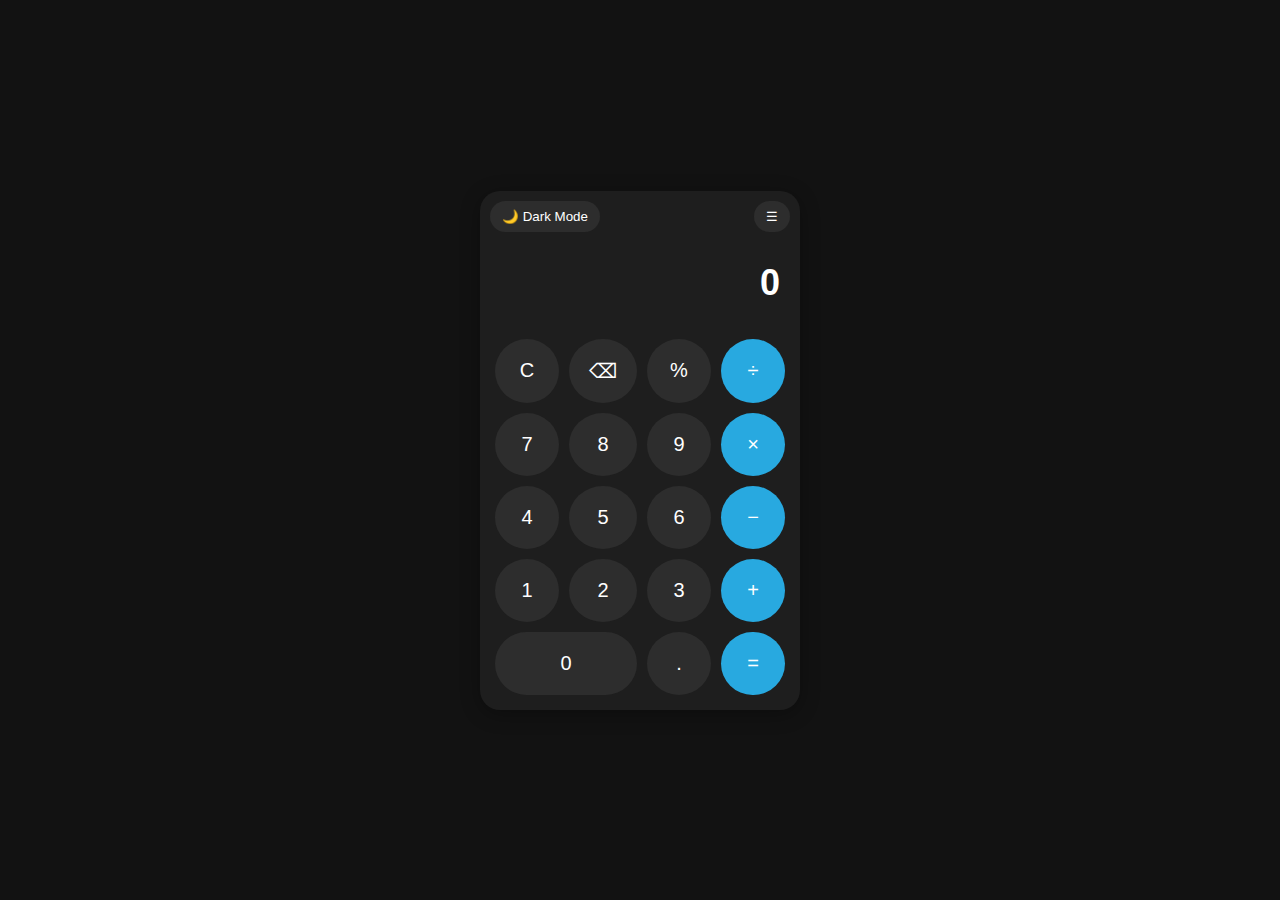
<file: index.html>
<!DOCTYPE html>
<html lang="en">
<head>
  <meta charset="UTF-8">
  <meta name="viewport" content="width=device-width, initial-scale=1.0">
  <title>Modern Calculator</title>
  <link rel="stylesheet" href="style.css">
</head>
<body>
  <div class="calculator">
    <div class="top-bar">
      <button id="theme-toggle">🌙 Dark Mode</button>
      <button id="menu-btn">☰</button>
    </div>
    <div class="display">
      <div id="history-expression"></div>
      <div id="result">0</div>
    </div>
    <div class="buttons">
      <button class="btn" data-action="clear">C</button>
      <button class="btn" data-action="backspace">⌫</button>
      <button class="btn" data-value="%">%</button>
      <button class="btn op" data-value="/">÷</button>

      <button class="btn" data-value="7">7</button>
      <button class="btn" data-value="8">8</button>
      <button class="btn" data-value="9">9</button>
      <button class="btn op" data-value="*">×</button>

      <button class="btn" data-value="4">4</button>
      <button class="btn" data-value="5">5</button>
      <button class="btn" data-value="6">6</button>
      <button class="btn op" data-value="-">−</button>

      <button class="btn" data-value="1">1</button>
      <button class="btn" data-value="2">2</button>
      <button class="btn" data-value="3">3</button>
      <button class="btn op" data-value="+">+</button>

      <button class="btn zero" data-value="0">0</button>
      <button class="btn" data-value=".">.</button>
      <button class="btn equals" data-action="equals">=</button>
    </div>
  </div>

  <!-- History Panel -->
  <div id="history-panel">
    <div class="history-header">
      <h2>History</h2>
      <button id="close-history">✖</button>
    </div>
    <ul id="history-list"></ul>
  </div>

  <script src="script.js"></script>
</body>
</html>
</file>
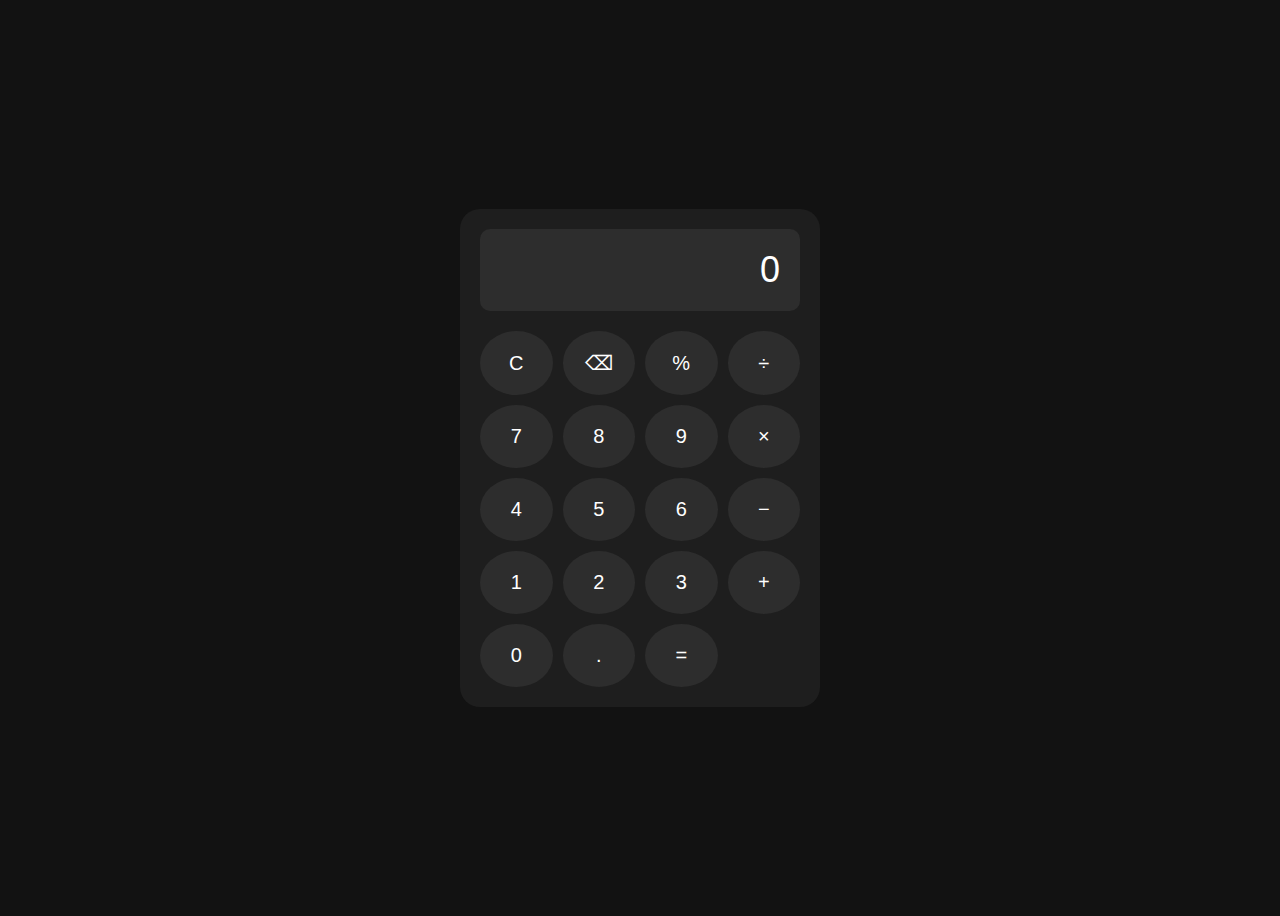
<file: test.html>
<!DOCTYPE html>
<html lang="en">
<head>
  <meta charset="UTF-8">
  <meta name="viewport" content="width=device-width, initial-scale=1.0">
  <title>Calculator Test</title>
  <style>
    body {
      background: #121212;
      color: white;
      display: flex;
      justify-content: center;
      align-items: center;
      height: 100vh;
      font-family: Arial, sans-serif;
    }
    .calculator {
      width: 320px;
      background: #1e1e1e;
      border-radius: 20px;
      padding: 20px;
    }
    .display {
      text-align: right;
      padding: 20px;
      font-size: 36px;
      background: #2d2d2d;
      margin-bottom: 20px;
      border-radius: 10px;
    }
    .buttons {
      display: grid;
      grid-template-columns: repeat(4, 1fr);
      gap: 10px;
    }
    .btn {
      background: #2d2d2d;
      color: white;
      font-size: 20px;
      border: none;
      border-radius: 50%;
      padding: 20px;
      cursor: pointer;
    }
    .btn:hover {
      background: #444;
    }
  </style>
</head>
<body>
  <div class="calculator">
    <div class="display" id="result">0</div>
    <div class="buttons">
      <button class="btn" data-action="clear">C</button>
      <button class="btn" data-action="backspace">⌫</button>
      <button class="btn" data-value="%">%</button>
      <button class="btn" data-value="/">÷</button>
      <button class="btn" data-value="7">7</button>
      <button class="btn" data-value="8">8</button>
      <button class="btn" data-value="9">9</button>
      <button class="btn" data-value="*">×</button>
      <button class="btn" data-value="4">4</button>
      <button class="btn" data-value="5">5</button>
      <button class="btn" data-value="6">6</button>
      <button class="btn" data-value="-">−</button>
      <button class="btn" data-value="1">1</button>
      <button class="btn" data-value="2">2</button>
      <button class="btn" data-value="3">3</button>
      <button class="btn" data-value="+">+</button>
      <button class="btn" data-value="0">0</button>
      <button class="btn" data-value=".">.</button>
      <button class="btn" data-action="equals">=</button>
    </div>
  </div>

  <script>
    document.addEventListener('DOMContentLoaded', function() {
      console.log('Test calculator loaded');
      
      const resultDisplay = document.getElementById('result');
      let expression = '';

      document.querySelectorAll('.btn').forEach(btn => {
        btn.addEventListener('click', () => {
          console.log('Button clicked:', btn.textContent);
          
          const action = btn.dataset.action;
          const value = btn.dataset.value;

          if (action === 'clear') {
            expression = '';
            resultDisplay.textContent = '0';
          } else if (action === 'backspace') {
            expression = expression.slice(0, -1);
            resultDisplay.textContent = expression || '0';
          } else if (action === 'equals') {
            try {
              const result = eval(expression);
              resultDisplay.textContent = result;
              expression = result.toString();
            } catch {
              resultDisplay.textContent = 'Error';
              expression = '';
            }
          } else {
            expression += value;
            resultDisplay.textContent = expression;
          }
        });
      });
    });
  </script>
</body>
</html>
</file>
<file: style.css>
* {
  margin: 0;
  padding: 0;
  box-sizing: border-box;
  font-family: "Segoe UI", sans-serif;
}

body {
  background: var(--bg);
  color: var(--text);
  display: flex;
  justify-content: center;
  align-items: center;
  height: 100vh;
  transition: background 0.3s;
}

:root {
  --bg: #121212;
  --text: #ffffff;
  --btn-bg: #2d2d2d;
  --btn-op: #28a9e0;
  --btn-hover: #444;
  --display-bg: #1e1e1e;
}

body.light {
  --bg: #f5f5f5;
  --text: #000;
  --btn-bg: #ddd;
  --btn-op: #28a9e0;
  --btn-hover: #ccc;
  --display-bg: #fff;
}

.wrapper {
  display: flex;
  align-items: flex-start;
  gap: 20px;
}

/* Calculator */
.calculator {
  width: 320px;
  background: var(--display-bg);
  border-radius: 20px;
  overflow: hidden;
  box-shadow: 0px 4px 20px rgba(0,0,0,0.3);
}

.top-bar {
  display: flex;
  justify-content: space-between;
  padding: 10px;
}

.top-bar button {
  background: var(--btn-bg);
  color: var(--text);
  border: none;
  padding: 8px 12px;
  border-radius: 20px;
  cursor: pointer;
}

.display {
  text-align: right;
  padding: 20px;
}

#history-expression {
  font-size: 16px;
  opacity: 0.7;
}

#result {
  font-size: 36px;
  font-weight: bold;
}

.buttons {
  display: grid;
  grid-template-columns: repeat(4, 1fr);
  gap: 10px;
  padding: 15px;
}

.btn {
  background: var(--btn-bg);
  color: var(--text);
  font-size: 20px;
  border: none;
  border-radius: 50%;
  padding: 20px;
  cursor: pointer;
  transition: background 0.2s;
}

.btn.op {
  background: var(--btn-op);
  color: #fff;
}

.btn.zero {
  grid-column: span 2;
  border-radius: 40px;
}

.btn.equals {
  background: var(--btn-op);
  border-radius: 40px;
}

.btn:active {
  animation: flash 0.2s;
}

@keyframes flash {
  from { background: #fff; color: #000; }
  to { background: inherit; color: inherit; }
}

/* History Panel */
#history-panel {
  width: 280px;
  background: var(--display-bg);
  color: var(--text);
  border-radius: 10px;
  box-shadow: -4px 0 10px rgba(0,0,0,0.3);
  padding: 10px;
  display: none;
}

#history-panel.show {
  display: block;
}

.history-header {
  display: flex;
  justify-content: space-between;
  align-items: center;
}

.history-header button {
  background: var(--btn-bg);
  color: var(--text);
  border: none;
  font-size: 18px;
  cursor: pointer;
}

#history-list {
  margin-top: 10px;
  list-style: none;
  max-height: 400px;
  overflow-y: auto;
}

#history-list li {
  padding: 5px 0;
  border-bottom: 1px solid var(--btn-hover);
}
</file>
